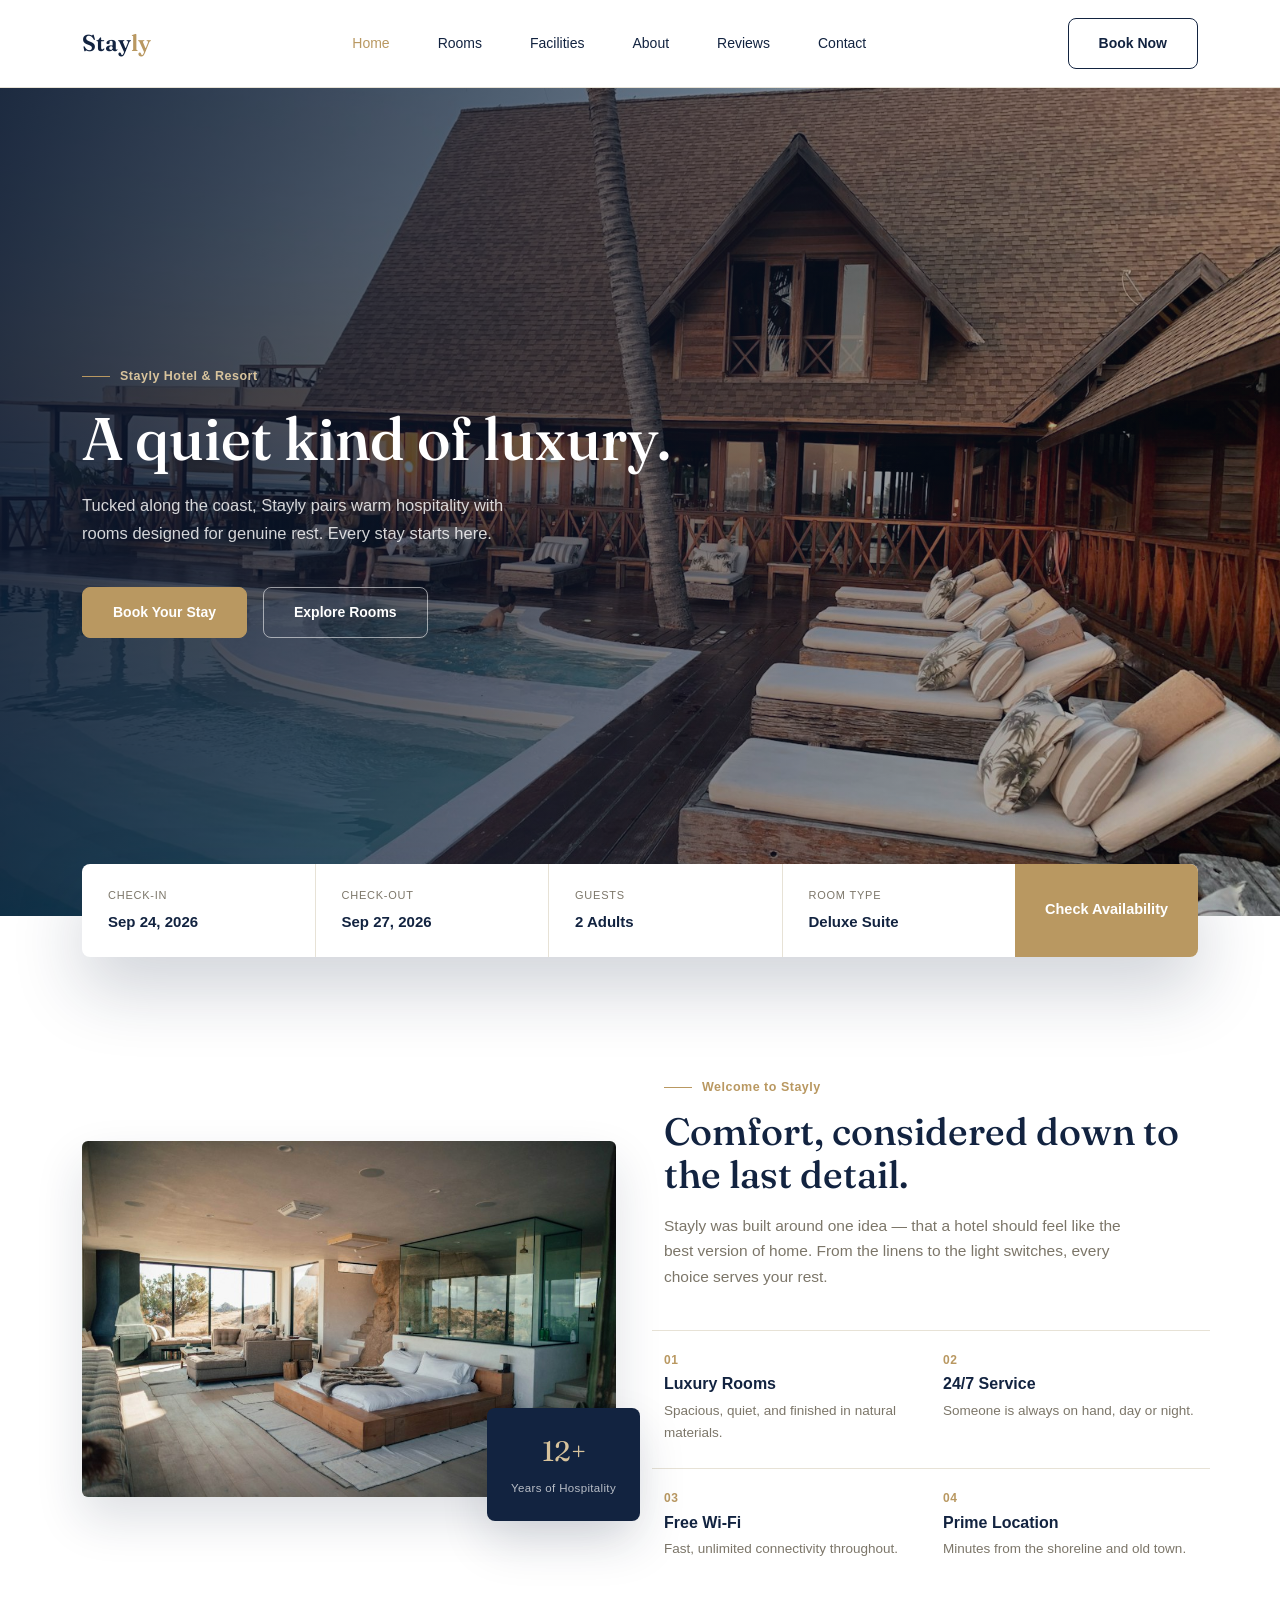
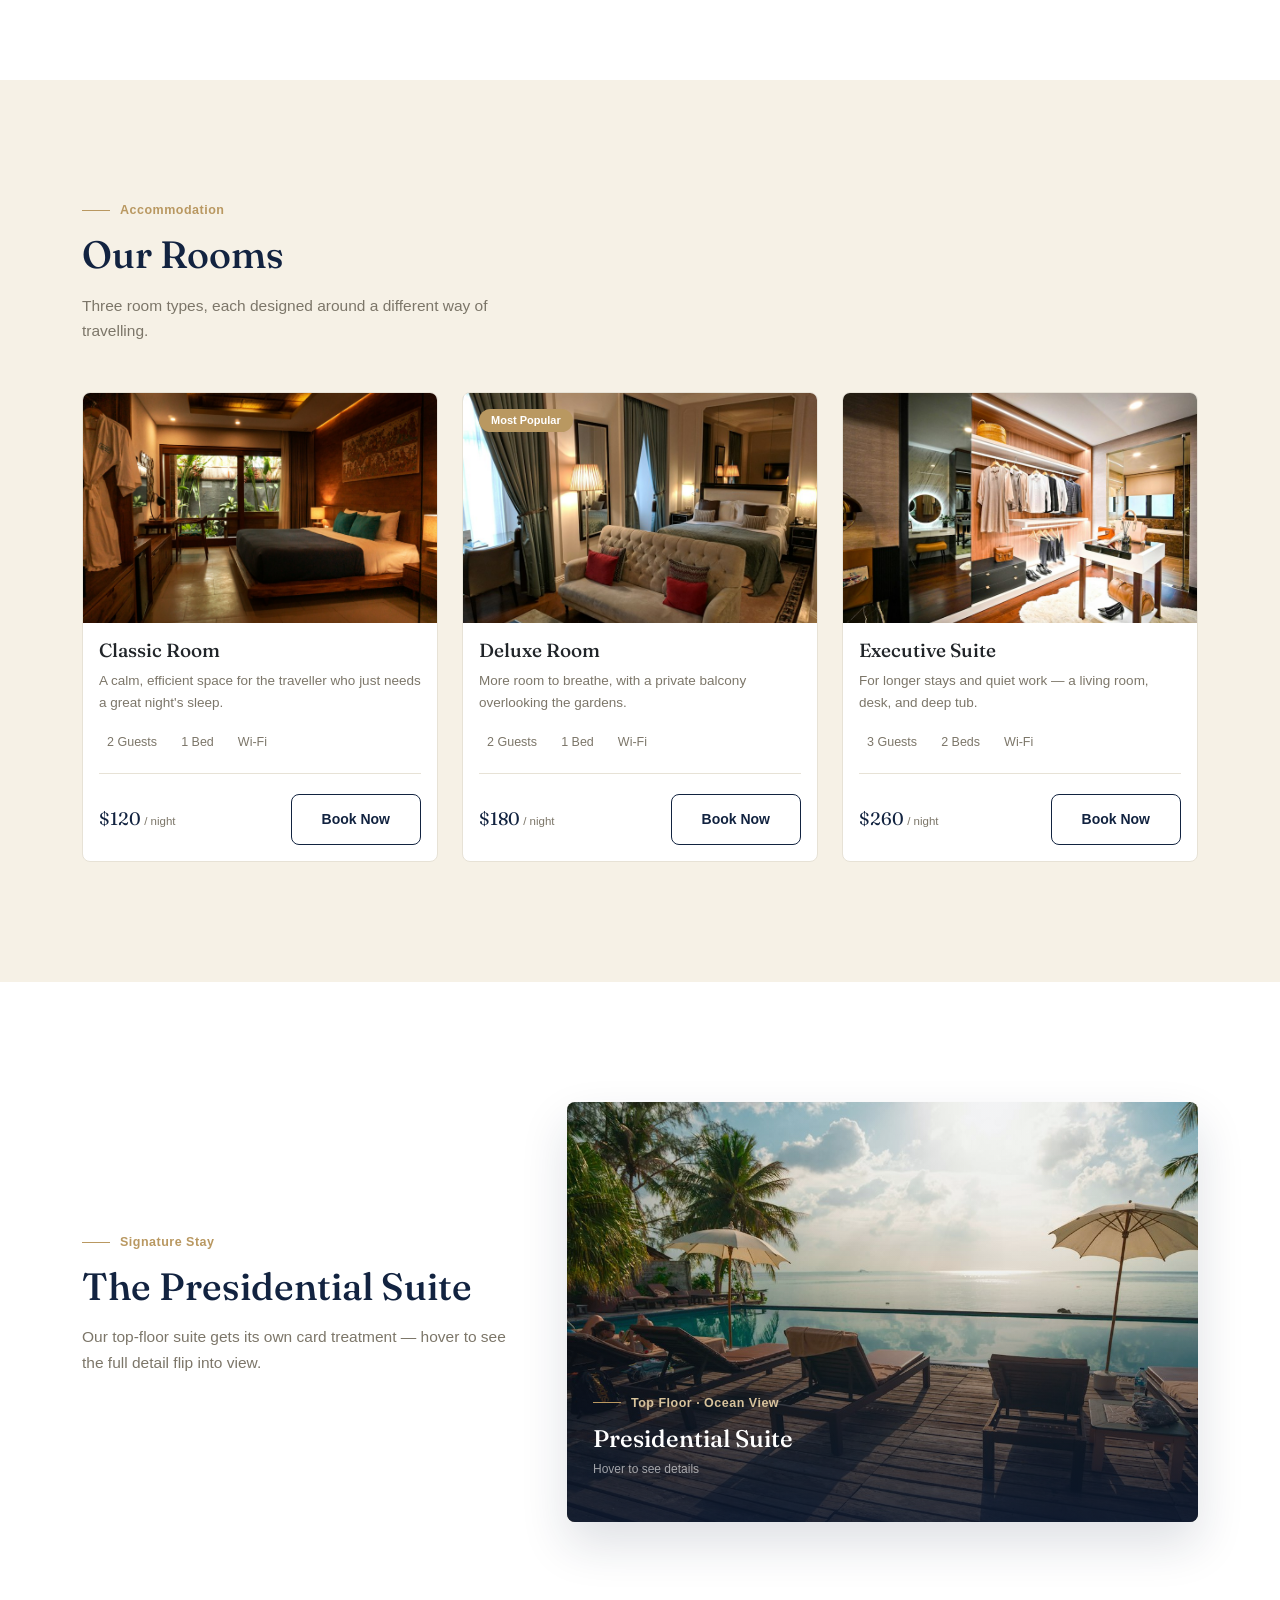
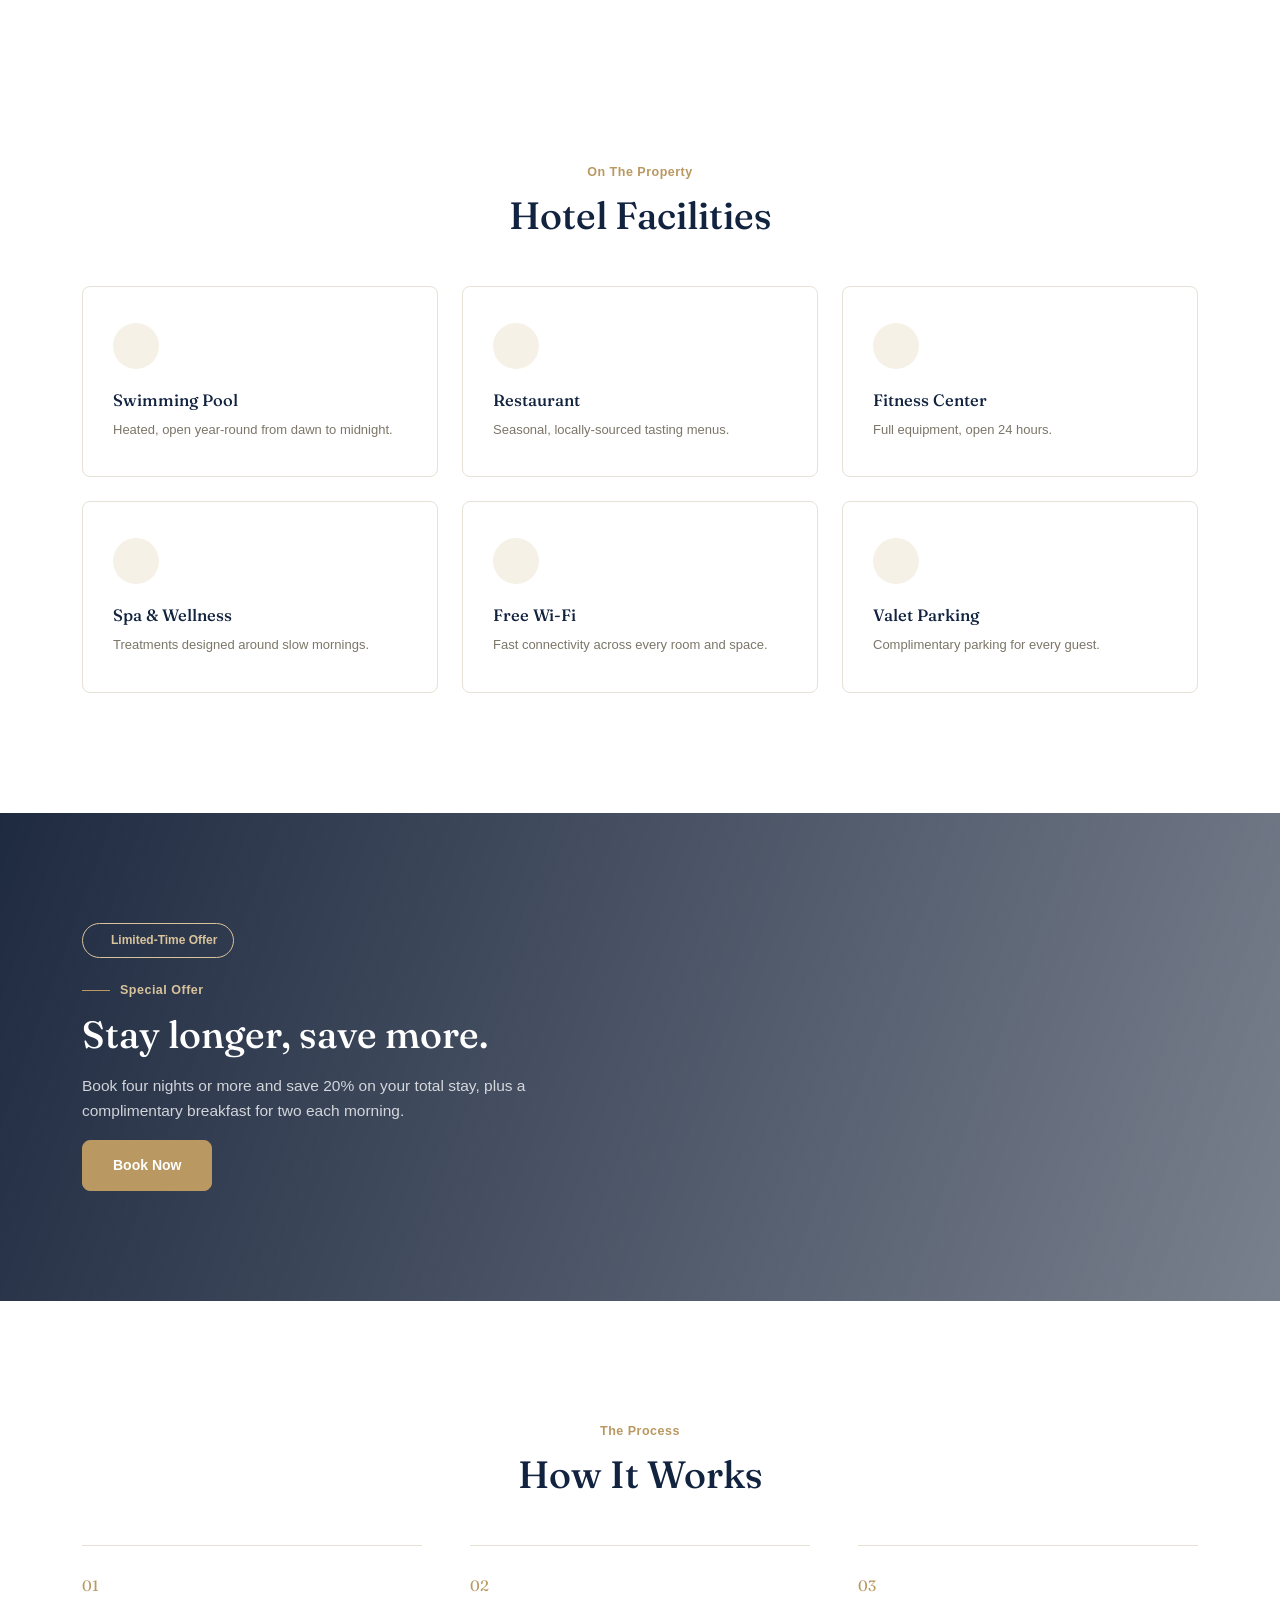
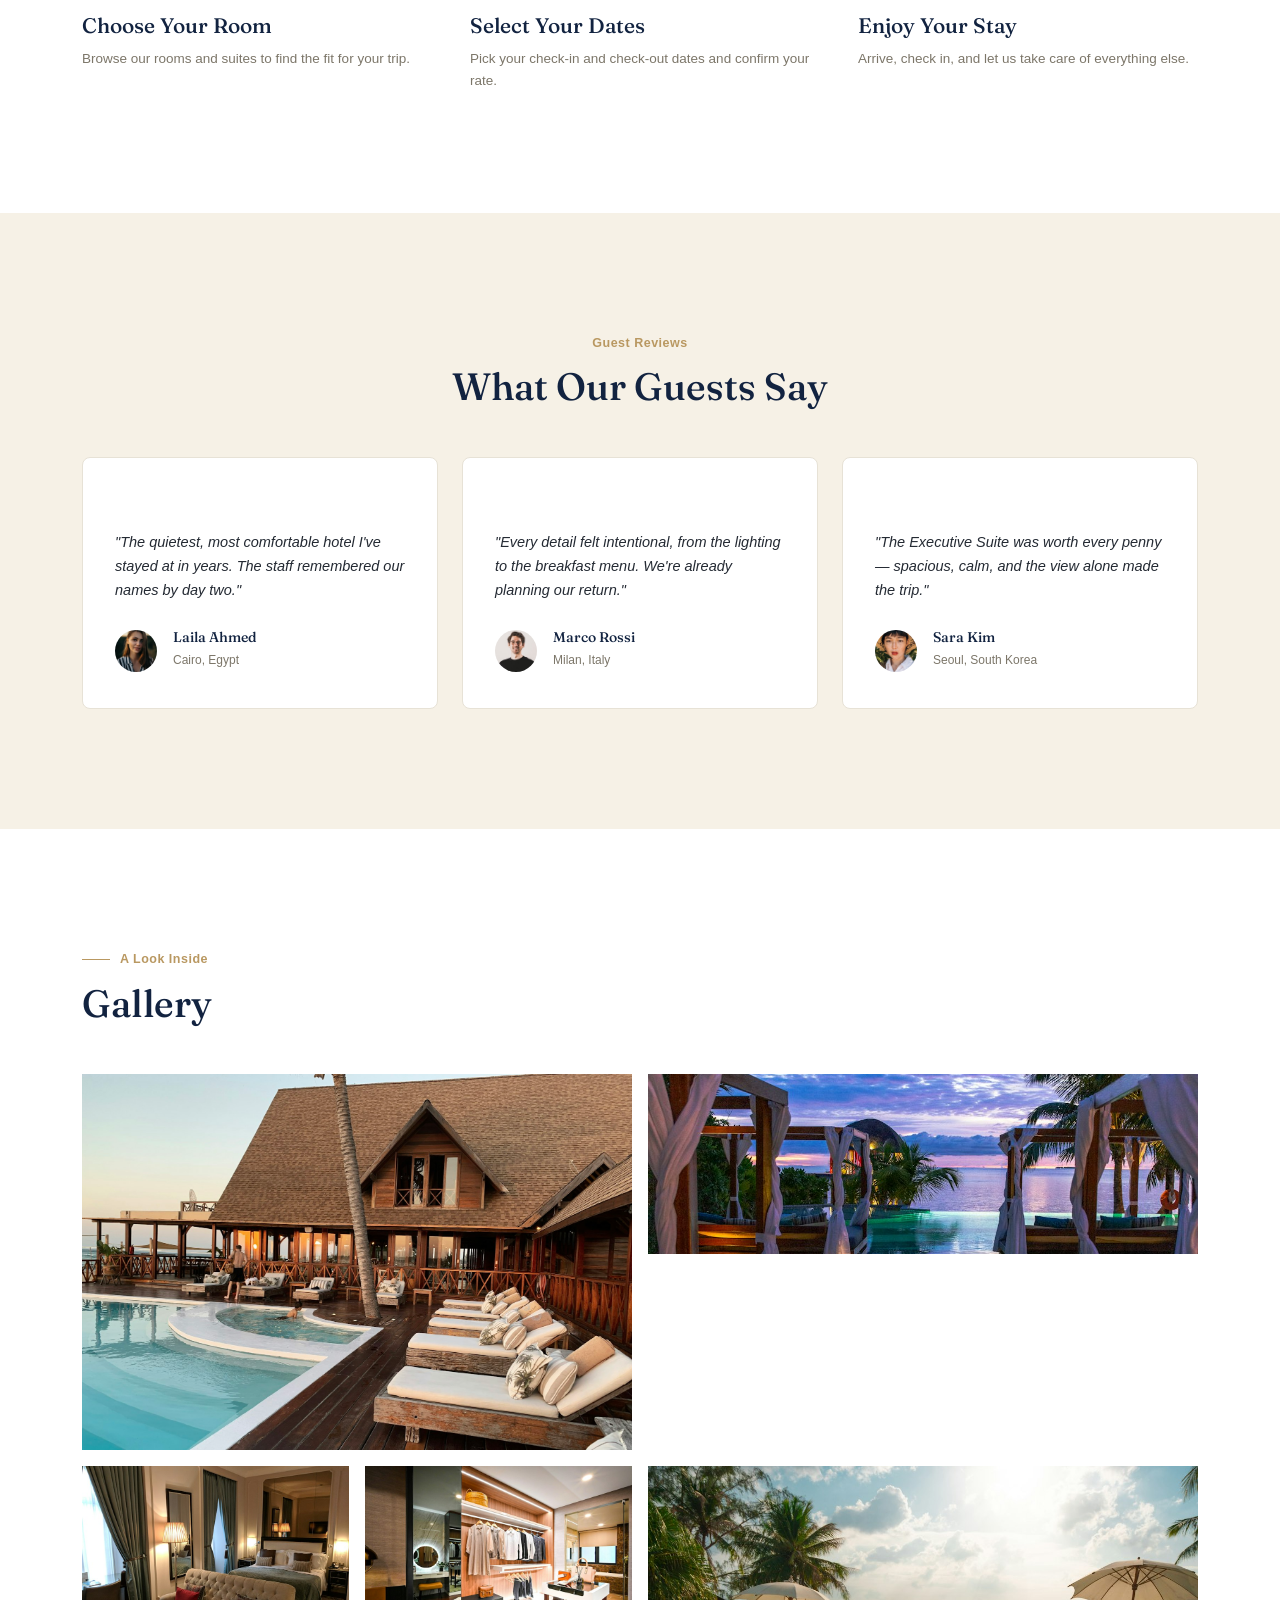
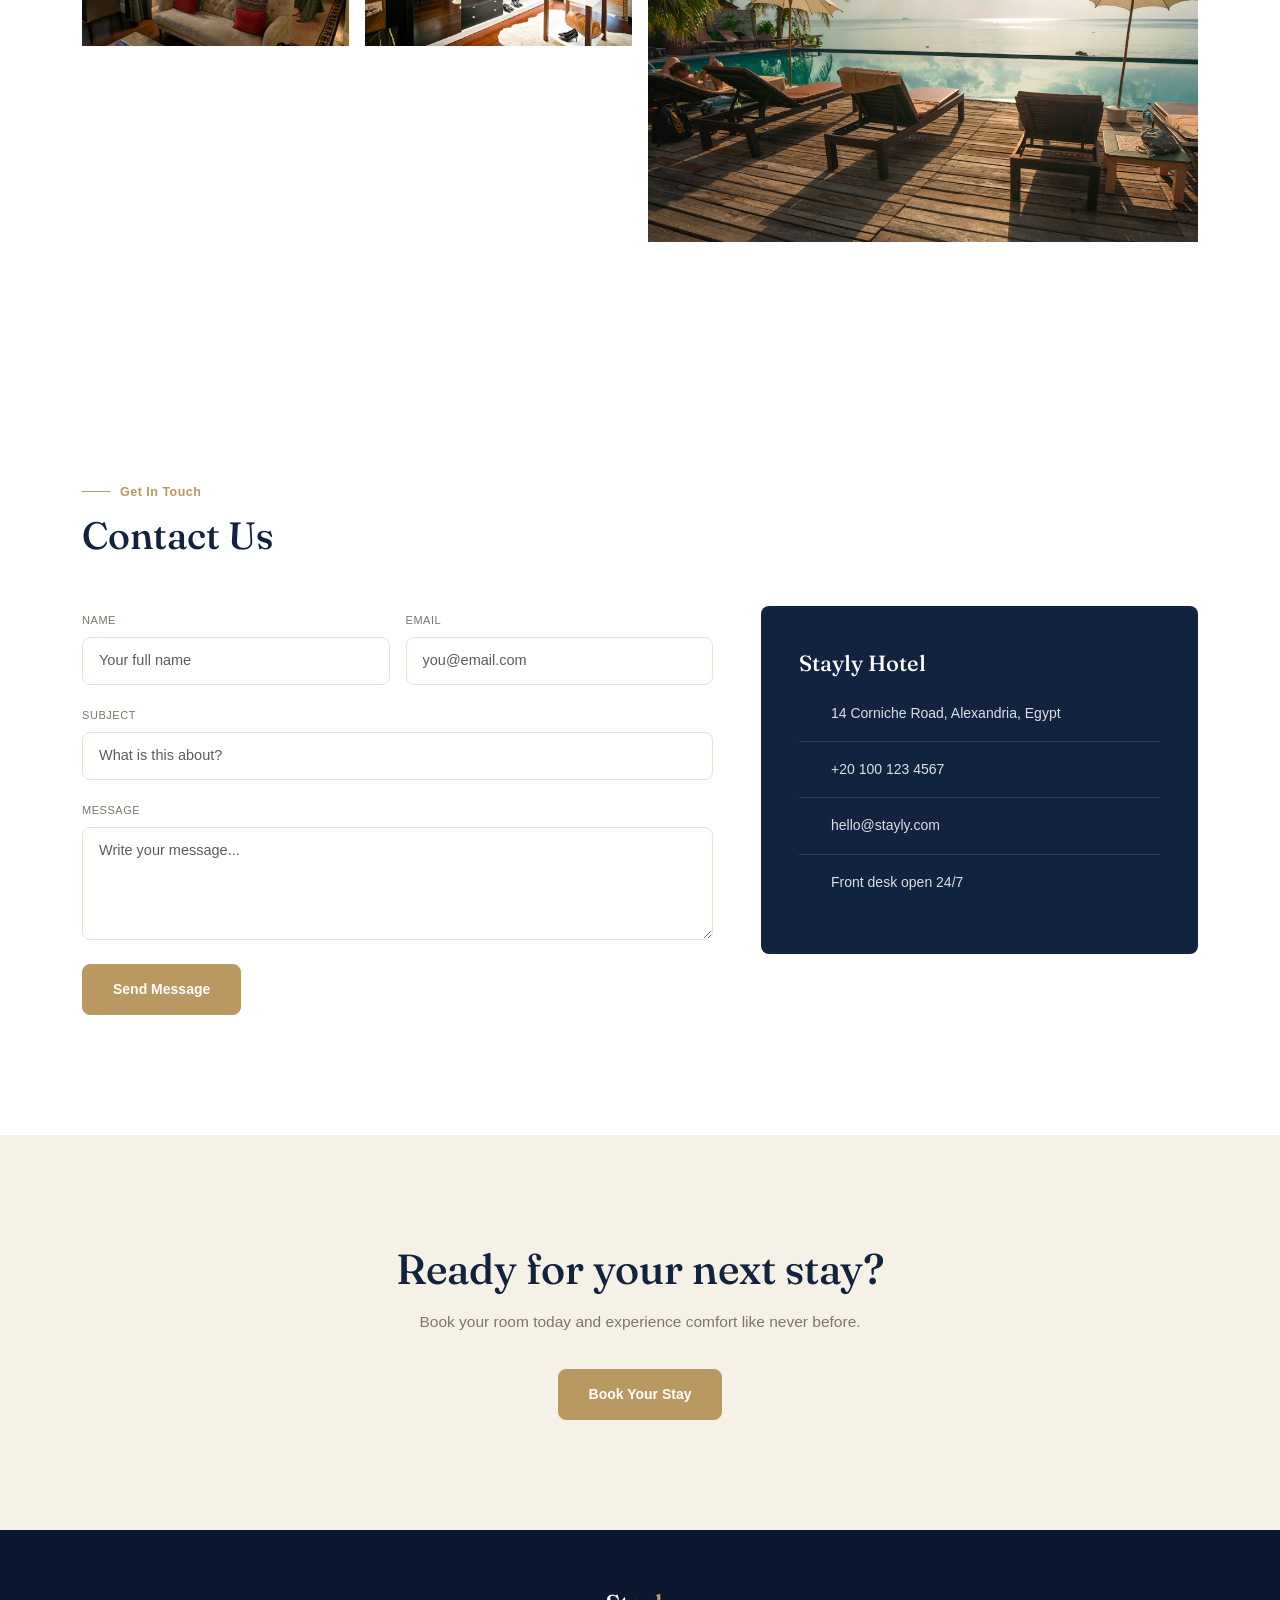
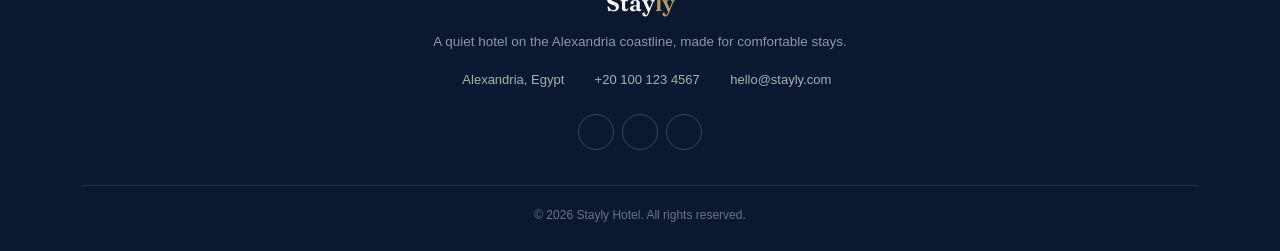
<file: index.html>
<!DOCTYPE html>
<html lang="en">
<head>
    <meta charset="UTF-8">
    <meta name="viewport" content="width=device-width, initial-scale=1.0">
    <meta http-equiv="refresh" content="0; url=./stayly/">
    <title>Stayly Hotel &amp; Resort</title>
</head>
<body>
    <p>Opening <a href="./stayly/">Stayly Hotel &amp; Resort</a>...</p>
</body>
</html>
</file>
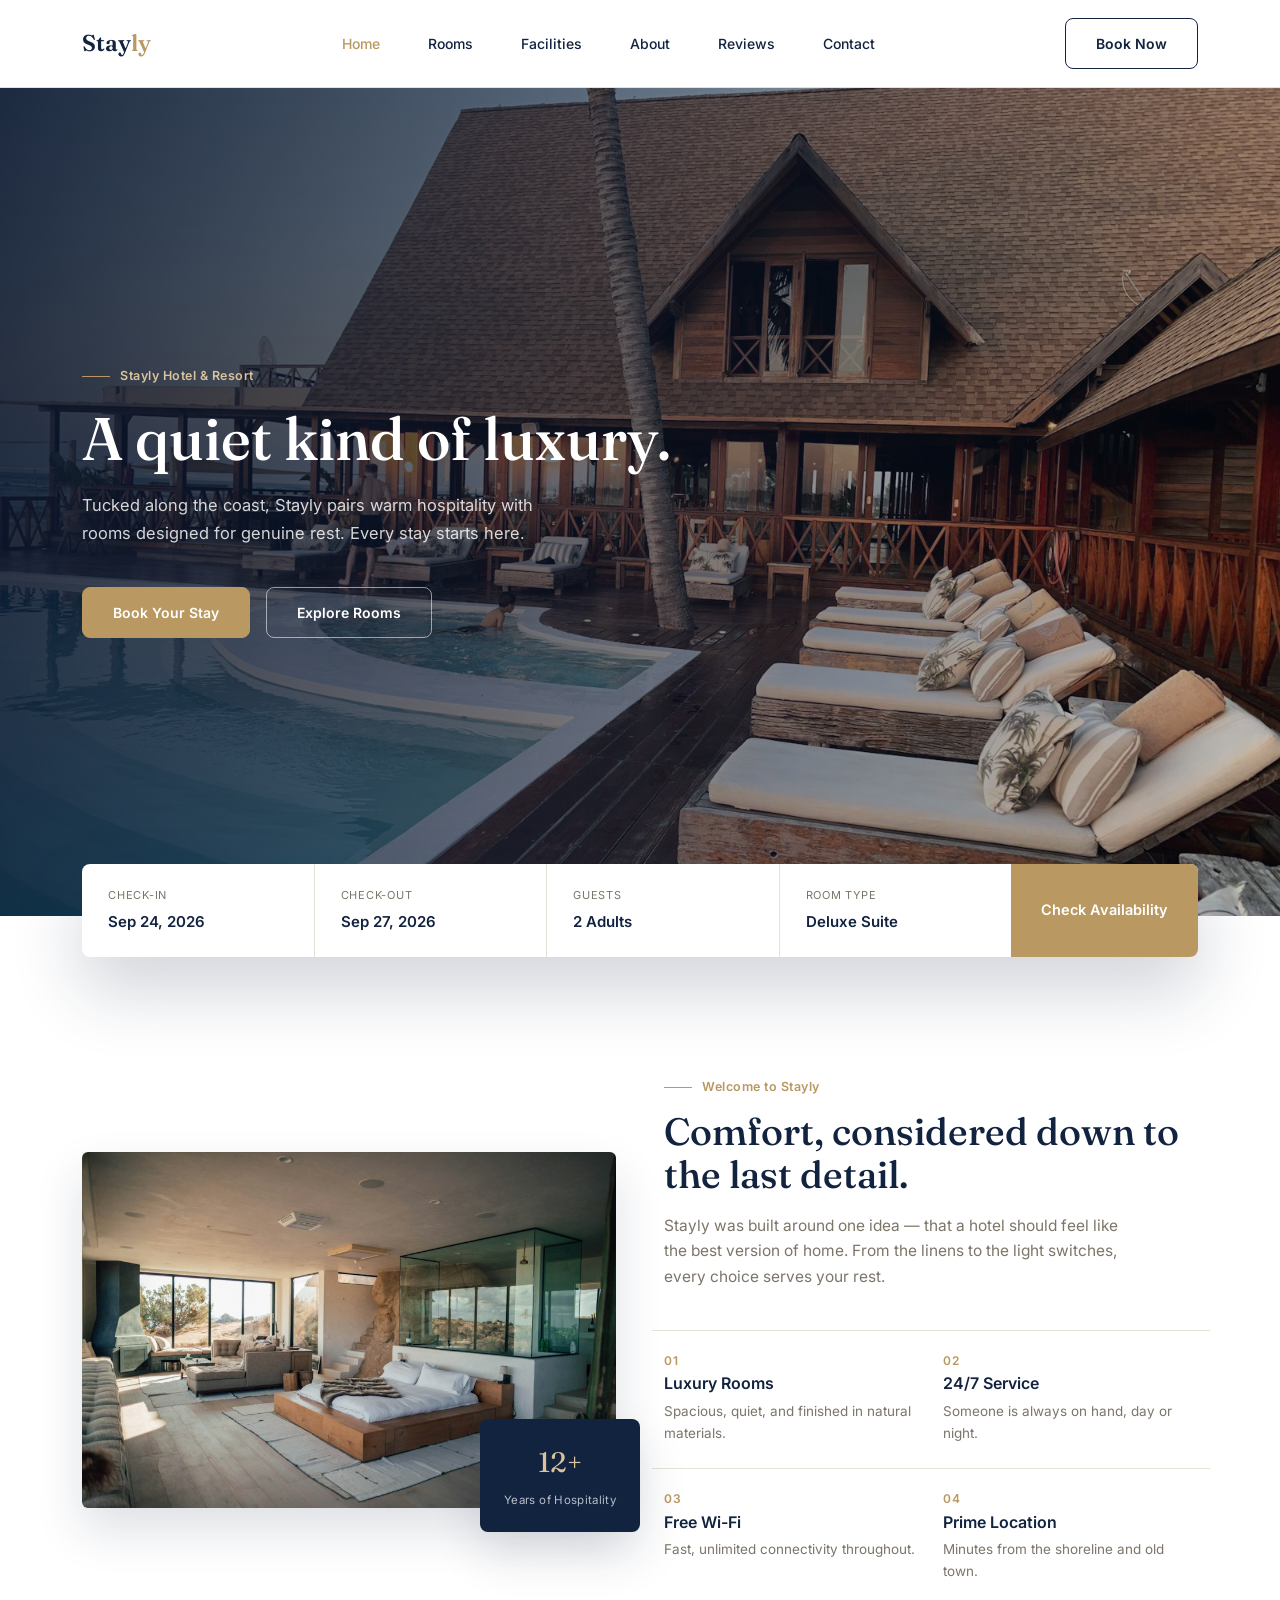
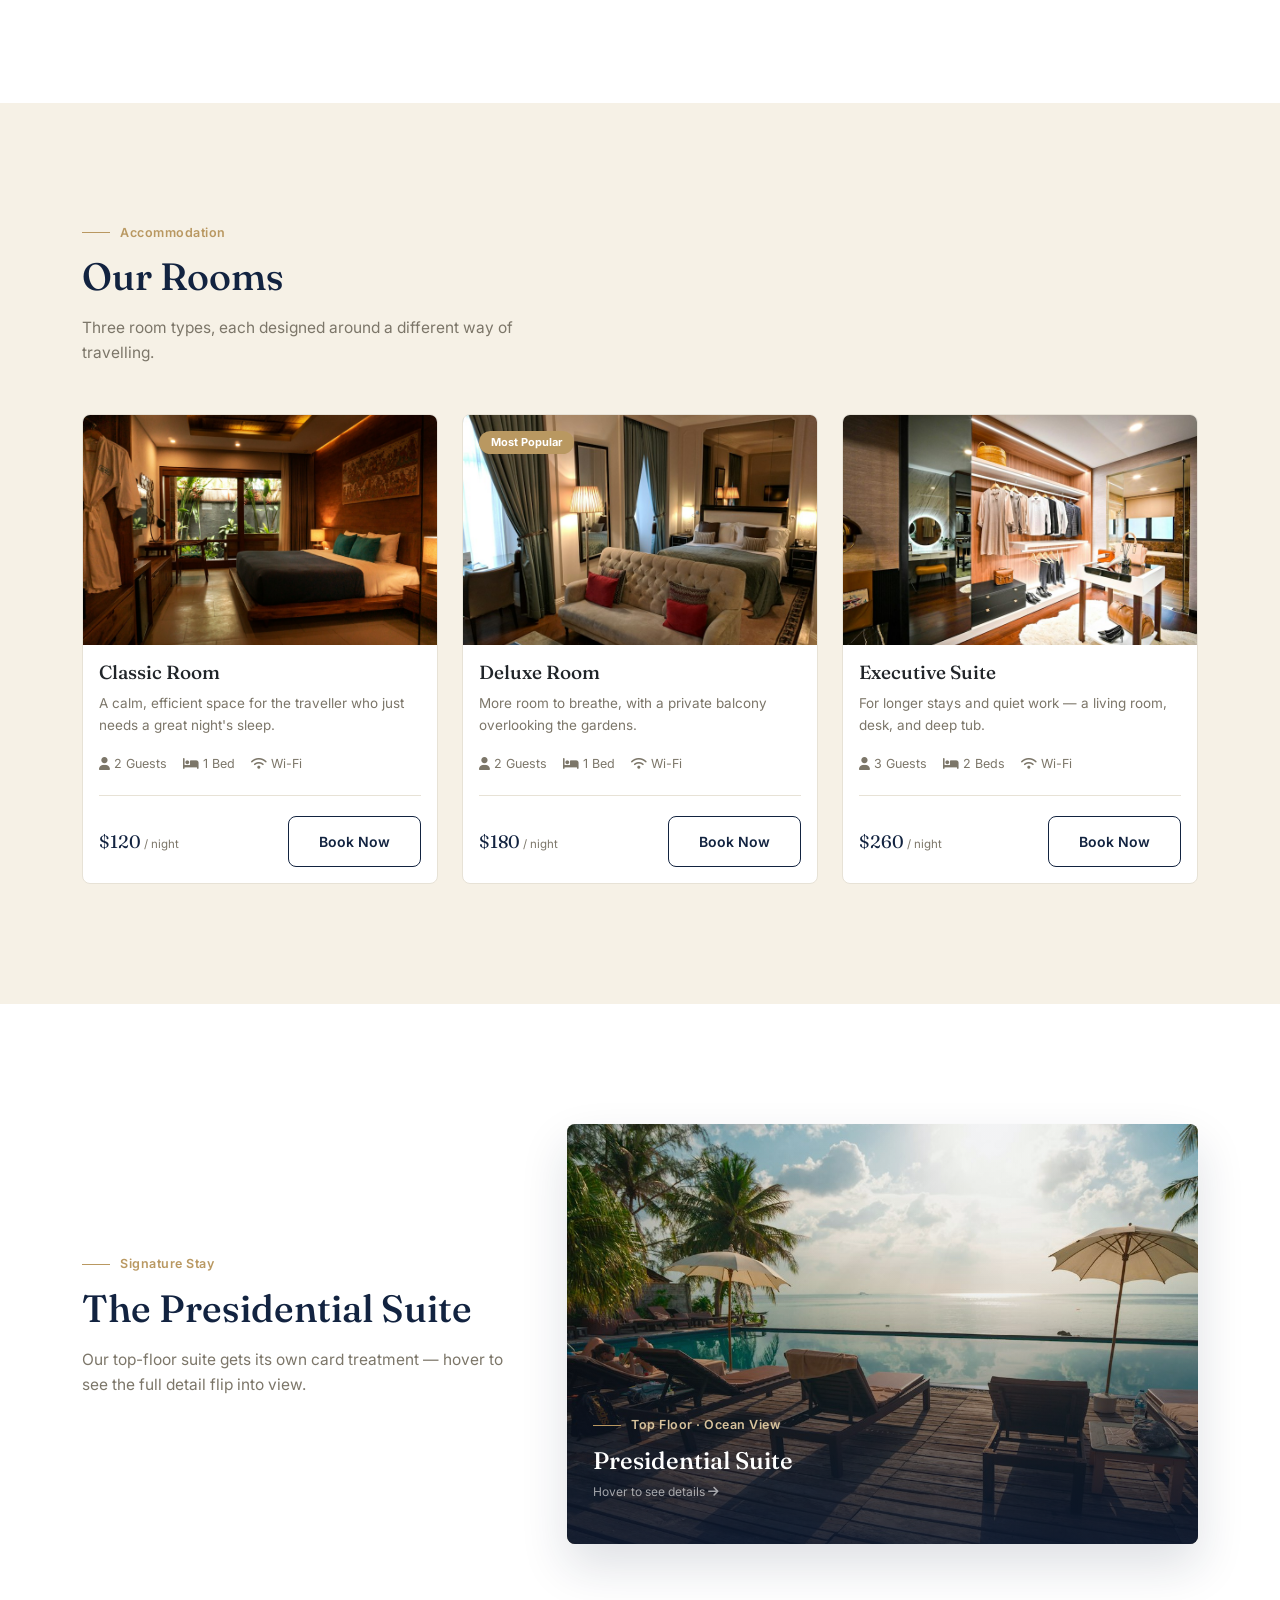
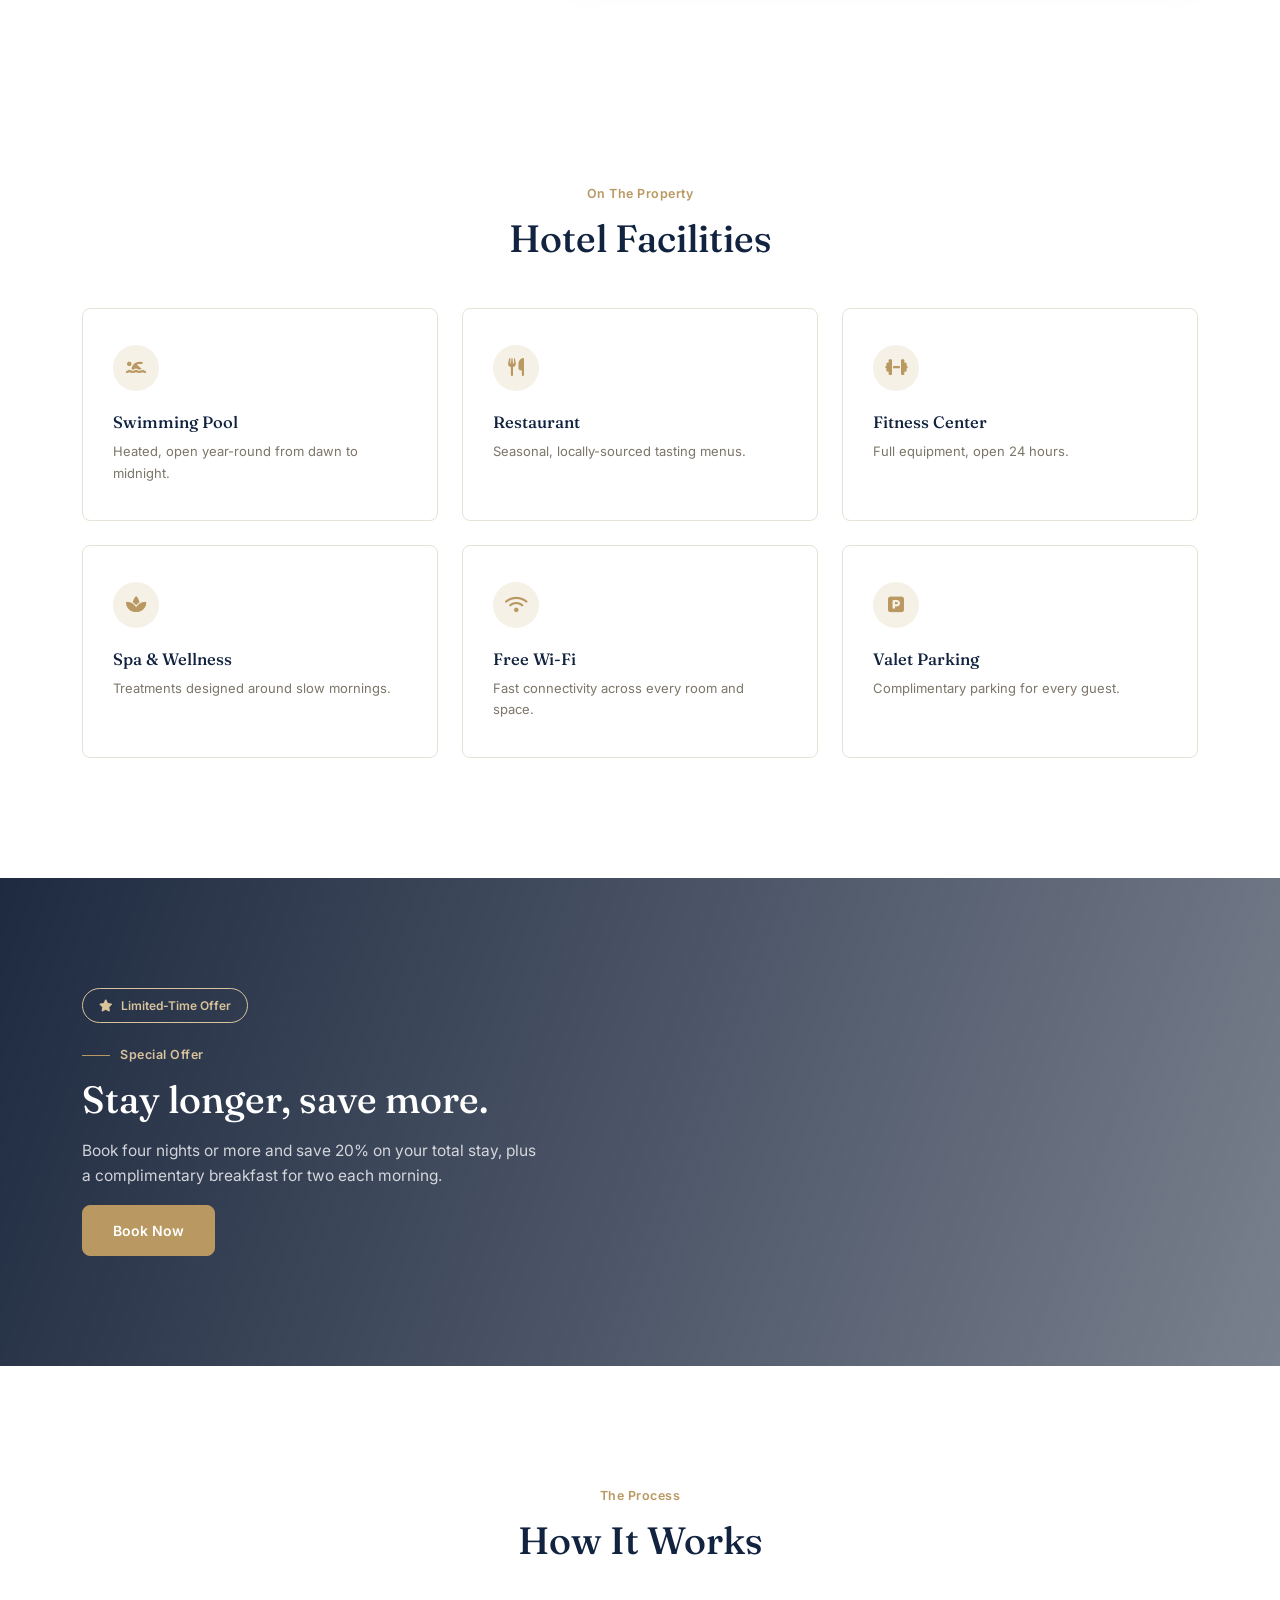
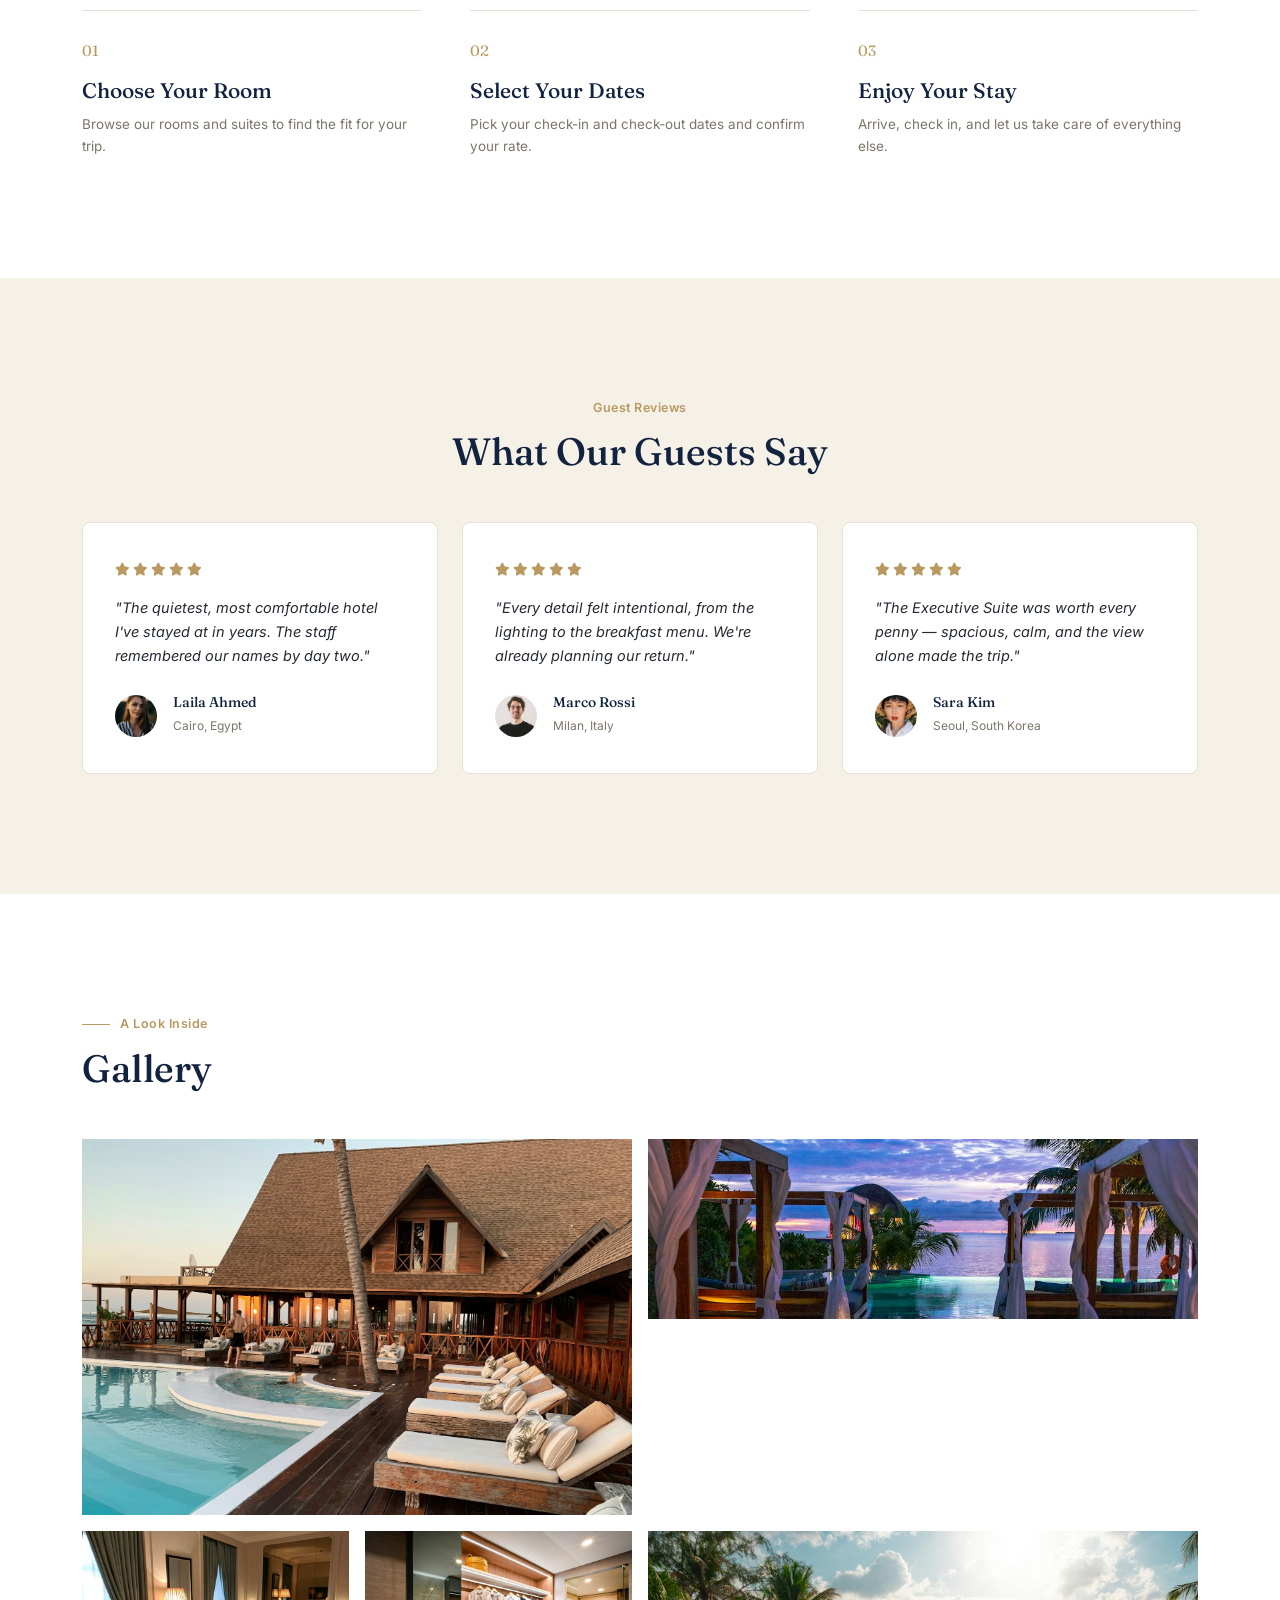
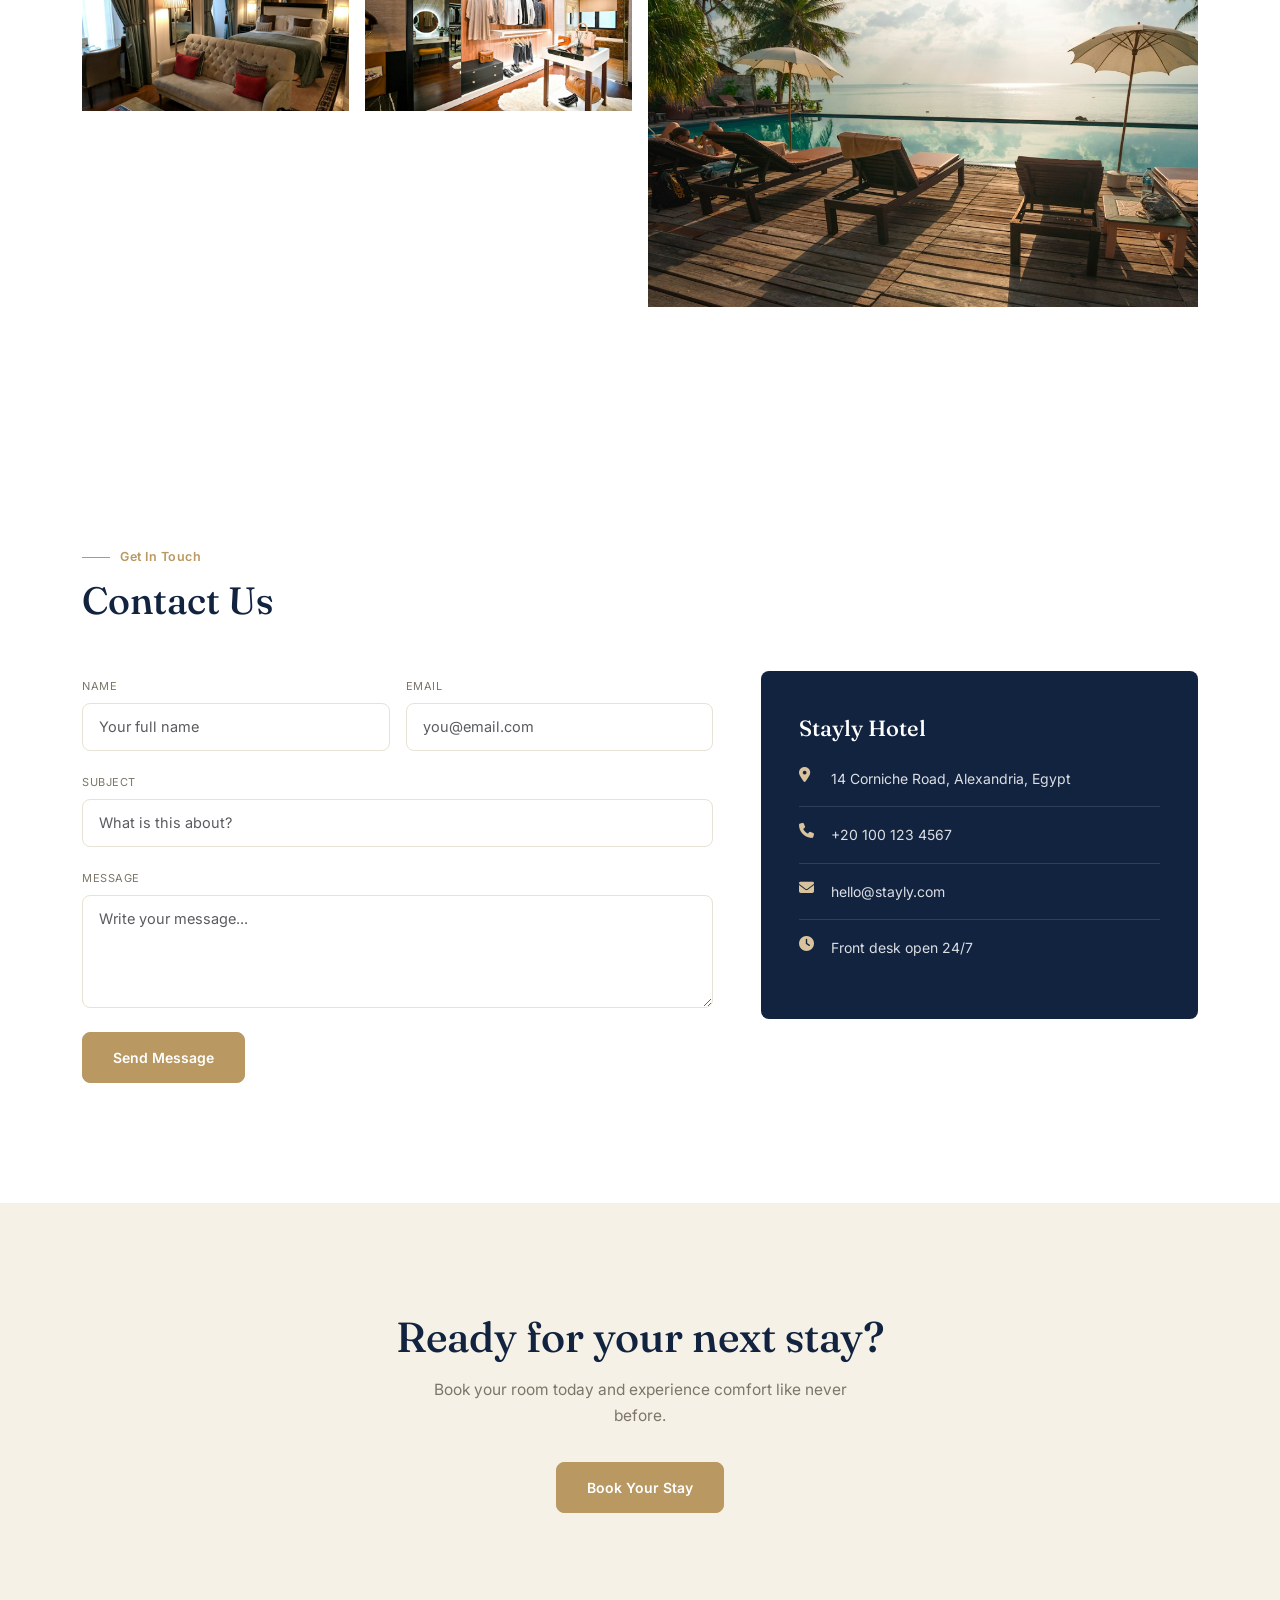
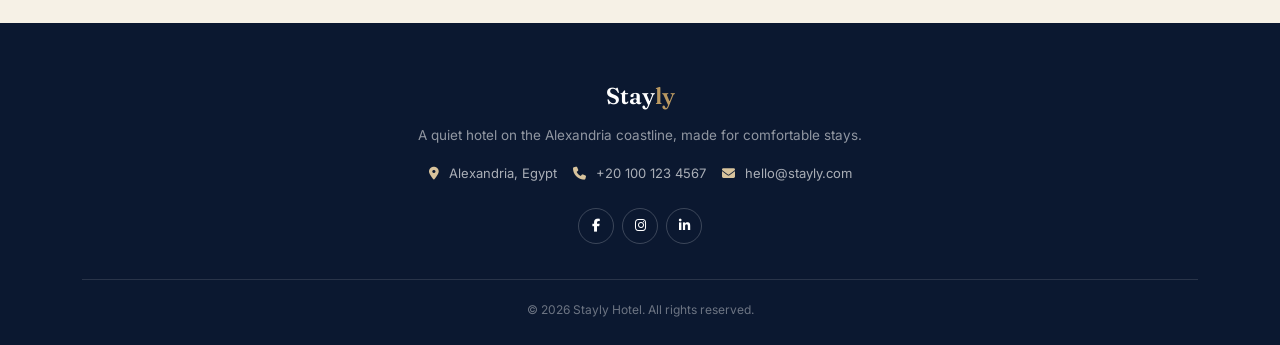
<file: practise/index.html>
<!DOCTYPE html>
<html lang="en">

<head>
    <meta charset="UTF-8">
    <meta name="viewport" content="width=device-width, initial-scale=1.0">
    <title>Stayly Hotel &amp; Resort</title>
    <link rel="stylesheet" href="https://cdnjs.cloudflare.com/ajax/libs/font-awesome/6.5.2/css/all.min.css">
    <link rel="stylesheet" href="./css/bootstrap.min.css">
    <link rel="preconnect" href="https://fonts.googleapis.com">
    <link href="https://fonts.googleapis.com/css2?family=Fraunces:opsz,wght@9..144,500,600&family=Inter:wght@400;500;600;700&display=swap" rel="stylesheet">
    <link rel="stylesheet" href="./css/style.css">
</head>

<body>

    <!-- NavBar -->
    <header id="navbar">
        <nav class="navbar navbar-expand-lg sticky-top">
            <div class="container">
                <a class="navbar-brand" href="#">Stay<span>ly</span></a>
                <button class="navbar-toggler" type="button" data-bs-toggle="collapse" data-bs-target="#navbarNav"
                    aria-controls="navbarNav" aria-expanded="false" aria-label="Toggle navigation">
                    <span class="navbar-toggler-icon"></span>
                </button>
                <div class="collapse navbar-collapse" id="navbarNav">
                    <ul class="navbar-nav mx-auto">
                        <li class="nav-item"><a class="nav-link active" href="#hero">Home</a></li>
                        <li class="nav-item"><a class="nav-link" href="#rooms">Rooms</a></li>
                        <li class="nav-item"><a class="nav-link" href="#facilities">Facilities</a></li>
                        <li class="nav-item"><a class="nav-link" href="#about">About</a></li>
                        <li class="nav-item"><a class="nav-link" href="#reviews">Reviews</a></li>
                        <li class="nav-item"><a class="nav-link" href="#contact">Contact</a></li>
                    </ul>
                    <a href="#booking" class="btn btn-navy ms-lg-3">Book Now</a>
                </div>
            </div>
        </nav>
    </header>

    <!-- Hero -->
    <section id="hero" class="hero d-flex align-items-center">
        <div class="container">
            <div class="row">
                <div class="col-lg-7">
                    <p class="tag gold-text">Stayly Hotel &amp; Resort</p>
                    <h1 class="hero-title">A quiet kind of luxury.</h1>
                    <p class="hero-text">Tucked along the coast, Stayly pairs warm hospitality with rooms designed
                        for genuine rest. Every stay starts here.</p>
                    <div class="d-flex flex-wrap gap-3">
                        <a href="#booking" class="btn btn-gold">Book Your Stay</a>
                        <a href="#rooms" class="btn btn-light">Explore Rooms</a>
                    </div>
                </div>
            </div>
        </div>
    </section>

    <!-- Quick Booking Bar -->
    <section id="booking" class="booking">
        <div class="container">
            <div class="booking-box row g-0">
                <div class="col-6 col-md booking-item">
                    <label>Check-in</label>
                    <div class="value">Sep 24, 2026</div>
                </div>
                <div class="col-6 col-md booking-item">
                    <label>Check-out</label>
                    <div class="value">Sep 27, 2026</div>
                </div>
                <div class="col-6 col-md booking-item">
                    <label>Guests</label>
                    <div class="value">2 Adults</div>
                </div>
                <div class="col-6 col-md booking-item">
                    <label>Room Type</label>
                    <div class="value">Deluxe Suite</div>
                </div>
                <div class="col-12 col-md-auto booking-btn d-flex align-items-center justify-content-center">
                    Check Availability
                </div>
            </div>
        </div>
    </section>

    <!-- About -->
    <section id="about" class="section">
        <div class="container">
            <div class="row align-items-center g-5">
                <div class="col-lg-6">
                    <div class="about-image">
                        <img src="./images/about-hotel.jpg" alt="Hotel interior" class="img-fluid rounded about-img">
                        <div class="about-badge">
                            <span class="num">12+</span>
                            <span class="label">Years of Hospitality</span>
                        </div>
                    </div>
                </div>
                <div class="col-lg-6">
                    <p class="tag">Welcome to Stayly</p>
                    <h2 class="title">Comfort, considered down to the last detail.</h2>
                    <p class="text">Stayly was built around one idea — that a hotel should feel like the
                        best version of home. From the linens to the light switches, every choice serves your rest.
                    </p>
                    <div class="row row-cols-2 g-4 mt-2">
                        <div class="col feature">
                            <p class="num">01</p>
                            <h4>Luxury Rooms</h4>
                            <p>Spacious, quiet, and finished in natural materials.</p>
                        </div>
                        <div class="col feature">
                            <p class="num">02</p>
                            <h4>24/7 Service</h4>
                            <p>Someone is always on hand, day or night.</p>
                        </div>
                        <div class="col feature">
                            <p class="num">03</p>
                            <h4>Free Wi-Fi</h4>
                            <p>Fast, unlimited connectivity throughout.</p>
                        </div>
                        <div class="col feature">
                            <p class="num">04</p>
                            <h4>Prime Location</h4>
                            <p>Minutes from the shoreline and old town.</p>
                        </div>
                    </div>
                </div>
            </div>
        </div>
    </section>

    <!-- Rooms -->
    <section id="rooms" class="section cream-bg">
        <div class="container">
            <div class="mb-5">
                <p class="tag">Accommodation</p>
                <h2 class="title">Our Rooms</h2>
                <p class="text">Three room types, each designed around a different way of travelling.</p>
            </div>
            <div class="row row-cols-1 row-cols-md-2 row-cols-lg-3 g-4">

                <div class="col">
                    <div class="card room h-100">
                        <div class="room-img">
                            <img src="./images/classic-room.jpg" class="card-img-top" alt="Classic Room">
                            <div class="overlay">
                                <span>Warm, minimal, and quiet — built for short stays.</span>
                            </div>
                        </div>
                        <div class="card-body">
                            <h3 class="card-title">Classic Room</h3>
                            <p class="card-text">A calm, efficient space for the traveller who just needs a great
                                night's sleep.</p>
                            <div class="room-info">
                                <span><i class="fa-solid fa-user"></i> 2 Guests</span>
                                <span><i class="fa-solid fa-bed"></i> 1 Bed</span>
                                <span><i class="fa-solid fa-wifi"></i> Wi-Fi</span>
                            </div>
                            <div class="room-bottom d-flex justify-content-between align-items-center">
                                <div class="price">$120<small> / night</small></div>
                                <a href="#" class="btn btn-navy btn-sm">Book Now</a>
                            </div>
                        </div>
                    </div>
                </div>

                <div class="col">
                    <div class="card room h-100">
                        <span class="badge room-badge">Most Popular</span>
                        <div class="room-img">
                            <img src="./images/deluxe-room.jpg" class="card-img-top" alt="Deluxe Room">
                            <div class="overlay">
                                <span>Extra space, a reading nook, and city views.</span>
                            </div>
                        </div>
                        <div class="card-body">
                            <h3 class="card-title">Deluxe Room</h3>
                            <p class="card-text">More room to breathe, with a private balcony overlooking the
                                gardens.</p>
                            <div class="room-info">
                                <span><i class="fa-solid fa-user"></i> 2 Guests</span>
                                <span><i class="fa-solid fa-bed"></i> 1 Bed</span>
                                <span><i class="fa-solid fa-wifi"></i> Wi-Fi</span>
                            </div>
                            <div class="room-bottom d-flex justify-content-between align-items-center">
                                <div class="price">$180<small> / night</small></div>
                                <a href="#" class="btn btn-navy btn-sm">Book Now</a>
                            </div>
                        </div>
                    </div>
                </div>

                <div class="col">
                    <div class="card room h-100">
                        <div class="room-img">
                            <img src="./images/executive-suite.jpg" class="card-img-top" alt="Executive Suite">
                            <div class="overlay">
                                <span>A separate living area and marble bath.</span>
                            </div>
                        </div>
                        <div class="card-body">
                            <h3 class="card-title">Executive Suite</h3>
                            <p class="card-text">For longer stays and quiet work — a living room, desk, and deep
                                tub.</p>
                            <div class="room-info">
                                <span><i class="fa-solid fa-user"></i> 3 Guests</span>
                                <span><i class="fa-solid fa-bed"></i> 2 Beds</span>
                                <span><i class="fa-solid fa-wifi"></i> Wi-Fi</span>
                            </div>
                            <div class="room-bottom d-flex justify-content-between align-items-center">
                                <div class="price">$260<small> / night</small></div>
                                <a href="#" class="btn btn-navy btn-sm">Book Now</a>
                            </div>
                        </div>
                    </div>
                </div>

            </div>
        </div>
    </section>

    <!-- Signature Suite Flip Card -->
    <section class="section">
        <div class="container">
            <div class="row align-items-center g-5">
                <div class="col-lg-5">
                    <p class="tag">Signature Stay</p>
                    <h2 class="title">The Presidential Suite</h2>
                    <p class="text">Our top-floor suite gets its own card treatment — hover to see the
                        full detail flip into view.</p>
                </div>
                <div class="col-lg-7">
                    <div class="flip">
                        <div class="flip-card">
                            <div class="flip-face flip-front">
                                <img src="./images/presidential-suite.jpg" alt="Presidential Suite">
                                <div class="flip-info">
                                    <p class="tag gold-text">Top Floor &middot; Ocean View</p>
                                    <h3>Presidential Suite</h3>
                                    <p class="hint">Hover to see details <i class="fa-solid fa-arrow-right"></i></p>
                                </div>
                            </div>
                            <div class="flip-face flip-back">
                                <div>
                                    <h3>Presidential Suite</h3>
                                    <div class="stars">
                                        <i class="fa-solid fa-star"></i><i class="fa-solid fa-star"></i><i
                                            class="fa-solid fa-star"></i><i class="fa-solid fa-star"></i><i
                                            class="fa-solid fa-star"></i>
                                    </div>
                                    <p>Our largest suite, with a private terrace, dedicated butler service, and
                                        uninterrupted ocean views.</p>
                                    <div class="flip-features">
                                        <span class="badge">4 Guests</span>
                                        <span class="badge">2 Beds</span>
                                        <span class="badge">Terrace</span>
                                        <span class="badge">Butler Service</span>
                                    </div>
                                </div>
                                <div class="d-flex justify-content-between align-items-center">
                                    <div class="price">$420<small> / night</small></div>
                                    <a href="#" class="btn btn-gold btn-sm">Book Now</a>
                                </div>
                            </div>
                        </div>
                    </div>
                </div>
            </div>
        </div>
    </section>

    <!-- Facilities -->
    <section id="facilities" class="section">
        <div class="container">
            <div class="text-center mx-auto mb-5">
                <p class="tag justify-content-center">On The Property</p>
                <h2 class="title">Hotel Facilities</h2>
            </div>
            <div class="row row-cols-1 row-cols-md-2 row-cols-lg-3 g-4">
                <div class="col">
                    <div class="facility">
                        <div class="facility-icon"><i class="fa-solid fa-person-swimming"></i></div>
                        <h4>Swimming Pool</h4>
                        <p>Heated, open year-round from dawn to midnight.</p>
                    </div>
                </div>
                <div class="col">
                    <div class="facility">
                        <div class="facility-icon"><i class="fa-solid fa-utensils"></i></div>
                        <h4>Restaurant</h4>
                        <p>Seasonal, locally-sourced tasting menus.</p>
                    </div>
                </div>
                <div class="col">
                    <div class="facility">
                        <div class="facility-icon"><i class="fa-solid fa-dumbbell"></i></div>
                        <h4>Fitness Center</h4>
                        <p>Full equipment, open 24 hours.</p>
                    </div>
                </div>
                <div class="col">
                    <div class="facility">
                        <div class="facility-icon"><i class="fa-solid fa-spa"></i></div>
                        <h4>Spa &amp; Wellness</h4>
                        <p>Treatments designed around slow mornings.</p>
                    </div>
                </div>
                <div class="col">
                    <div class="facility">
                        <div class="facility-icon"><i class="fa-solid fa-wifi"></i></div>
                        <h4>Free Wi-Fi</h4>
                        <p>Fast connectivity across every room and space.</p>
                    </div>
                </div>
                <div class="col">
                    <div class="facility">
                        <div class="facility-icon"><i class="fa-solid fa-square-parking"></i></div>
                        <h4>Valet Parking</h4>
                        <p>Complimentary parking for every guest.</p>
                    </div>
                </div>
            </div>
        </div>
    </section>

    <!-- Offer -->
    <section class="offer">
        <div class="container">
            <div class="row">
                <div class="col-lg-6">
                    <span class="offer-badge"><i class="fa-solid fa-star"></i> Limited-Time Offer</span>
                    <p class="tag gold-text">Special Offer</p>
                    <h2 class="title text-white">Stay longer, save more.</h2>
                    <p class="text muted-text">Book four nights or more and save 20% on your total
                        stay, plus a complimentary breakfast for two each morning.</p>
                    <a href="#booking" class="btn btn-gold">Book Now</a>
                </div>
            </div>
        </div>
    </section>

    <!-- How It Works -->
    <section class="section">
        <div class="container">
            <div class="text-center mx-auto mb-5">
                <p class="tag justify-content-center">The Process</p>
                <h2 class="title">How It Works</h2>
            </div>
            <div class="row row-cols-1 row-cols-md-3 g-5">
                <div class="col">
                    <div class="step">
                        <p class="num">01</p>
                        <h3>Choose Your Room</h3>
                        <p>Browse our rooms and suites to find the fit for your trip.</p>
                    </div>
                </div>
                <div class="col">
                    <div class="step">
                        <p class="num">02</p>
                        <h3>Select Your Dates</h3>
                        <p>Pick your check-in and check-out dates and confirm your rate.</p>
                    </div>
                </div>
                <div class="col">
                    <div class="step">
                        <p class="num">03</p>
                        <h3>Enjoy Your Stay</h3>
                        <p>Arrive, check in, and let us take care of everything else.</p>
                    </div>
                </div>
            </div>
        </div>
    </section>

    <!-- Reviews -->
    <section id="reviews" class="section cream-bg">
        <div class="container">
            <div class="text-center mx-auto mb-5">
                <p class="tag justify-content-center">Guest Reviews</p>
                <h2 class="title">What Our Guests Say</h2>
            </div>
            <div class="row row-cols-1 row-cols-md-3 g-4">
                <div class="col">
                    <div class="review">
                        <div class="stars"><i class="fa-solid fa-star"></i><i class="fa-solid fa-star"></i><i
                                class="fa-solid fa-star"></i><i class="fa-solid fa-star"></i><i
                                class="fa-solid fa-star"></i></div>
                        <p>"The quietest, most comfortable hotel I've stayed at in years. The staff remembered our
                            names by day two."</p>
                        <div class="d-flex align-items-center gap-3">
                            <img src="./images/laila-ahmed.jpg" class="avatar" alt="">
                            <div>
                                <h5>Laila Ahmed</h5>
                                <span>Cairo, Egypt</span>
                            </div>
                        </div>
                    </div>
                </div>
                <div class="col">
                    <div class="review">
                        <div class="stars"><i class="fa-solid fa-star"></i><i class="fa-solid fa-star"></i><i
                                class="fa-solid fa-star"></i><i class="fa-solid fa-star"></i><i
                                class="fa-solid fa-star"></i></div>
                        <p>"Every detail felt intentional, from the lighting to the breakfast menu. We're already
                            planning our return."</p>
                        <div class="d-flex align-items-center gap-3">
                            <img src="./images/marco-rossi.jpg" class="avatar" alt="">
                            <div>
                                <h5>Marco Rossi</h5>
                                <span>Milan, Italy</span>
                            </div>
                        </div>
                    </div>
                </div>
                <div class="col">
                    <div class="review">
                        <div class="stars"><i class="fa-solid fa-star"></i><i class="fa-solid fa-star"></i><i
                                class="fa-solid fa-star"></i><i class="fa-solid fa-star"></i><i
                                class="fa-solid fa-star"></i></div>
                        <p>"The Executive Suite was worth every penny — spacious, calm, and the view alone made the
                            trip."</p>
                        <div class="d-flex align-items-center gap-3">
                            <img src="./images/sara-kim.jpg" class="avatar" alt="">
                            <div>
                                <h5>Sara Kim</h5>
                                <span>Seoul, South Korea</span>
                            </div>
                        </div>
                    </div>
                </div>
            </div>
        </div>
    </section>

    <!-- Gallery -->
    <section id="gallery" class="section">
        <div class="container">
            <div class="mb-5">
                <p class="tag">A Look Inside</p>
                <h2 class="title">Gallery</h2>
            </div>
            <div class="row g-3 gallery">
                <div class="col-6 col-lg-6 gallery-item g1">
                    <img src="./images/hotel-exterior.jpg" alt="">
                </div>
                <div class="col-6 col-lg-6 gallery-item g2">
                    <img src="./images/pool.jpg" alt="">
                </div>
                <div class="col-6 col-lg-3 gallery-item g3">
                    <img src="./images/deluxe-room.jpg" alt="">
                </div>
                <div class="col-6 col-lg-3 gallery-item g4">
                    <img src="./images/executive-suite.jpg" alt="">
                </div>
                <div class="col-12 col-lg-6 gallery-item g5">
                    <img src="./images/presidential-suite.jpg" alt="">
                </div>
            </div>
        </div>
    </section>

    <!-- Contact Us -->
    <section id="contact" class="section">
        <div class="container">
            <div class="mb-5">
                <p class="tag">Get In Touch</p>
                <h2 class="title">Contact Us</h2>
            </div>
            <div class="row g-5">
                <div class="col-lg-7">
                    <form>
                        <div class="row g-3 mb-3">
                            <div class="col-md-6">
                                <label class="form-label">Name</label>
                                <input type="text" class="form-control" placeholder="Your full name">
                            </div>
                            <div class="col-md-6">
                                <label class="form-label">Email</label>
                                <input type="email" class="form-control" placeholder="you@email.com">
                            </div>
                        </div>
                        <div class="mb-3">
                            <label class="form-label">Subject</label>
                            <input type="text" class="form-control" placeholder="What is this about?">
                        </div>
                        <div class="mb-4">
                            <label class="form-label">Message</label>
                            <textarea class="form-control" rows="4" placeholder="Write your message..."></textarea>
                        </div>
                        <button type="submit" class="btn btn-gold">Send Message</button>
                    </form>
                </div>
                <div class="col-lg-5">
                    <div class="contact-box">
                        <h3>Stayly Hotel</h3>
                        <div class="contact-item"><i class="fa-solid fa-location-dot"></i><span>14 Corniche Road,
                                Alexandria, Egypt</span></div>
                        <div class="contact-item"><i class="fa-solid fa-phone"></i><span>+20 100 123 4567</span></div>
                        <div class="contact-item"><i class="fa-solid fa-envelope"></i><span>hello@stayly.com</span>
                        </div>
                        <div class="contact-item"><i class="fa-solid fa-clock"></i><span>Front desk open 24/7</span>
                        </div>
                    </div>
                </div>
            </div>
        </div>
    </section>

    <!-- Final CTA -->
    <section class="cta text-center">
        <div class="container">
            <h2 class="title">Ready for your next stay?</h2>
            <p class="text mx-auto">Book your room today and experience comfort like never before.</p>
            <a href="#booking" class="btn btn-gold">Book Your Stay</a>
        </div>
    </section>

    <!-- Footer -->
    <footer>
        <div class="container text-center">
            <div class="navbar-brand mb-2">Stay<span>ly</span></div>
            <p class="footer-text mx-auto">A quiet hotel on the Alexandria coastline, made for comfortable stays.</p>

            <div class="footer-info d-flex justify-content-center flex-wrap gap-3 mt-3">
                <span><i class="fa-solid fa-location-dot"></i> Alexandria, Egypt</span>
                <span><i class="fa-solid fa-phone"></i> +20 100 123 4567</span>
                <span><i class="fa-solid fa-envelope"></i> hello@stayly.com</span>
            </div>

            <div class="d-flex justify-content-center gap-2 mt-4">
                <a href="#" class="social-link" aria-label="Facebook"><i class="fa-brands fa-facebook-f"></i></a>
                <a href="#" class="social-link" aria-label="Instagram"><i class="fa-brands fa-instagram"></i></a>
                <a href="#" class="social-link" aria-label="LinkedIn"><i class="fa-brands fa-linkedin-in"></i></a>
            </div>

            <div class="footer-bottom">
                &copy; 2026 Stayly Hotel. All rights reserved.
            </div>
        </div>
    </footer>

    <script src="./js/bootstrap.bundle.min.js"></script>
</body>

</html>
</file>
<file: practise/css/style.css>
:root {
    --navy: #122340; --dark-navy: #0B1830;
    --cream: #F6F1E6; --white: #FFFFFF;
    --gray: #7C7669; --gold: #B99861;
    --line: #E7E2D6;
}
body {
    font-family: "Inter", sans-serif; color: #242A33;
    line-height: 1.65;
}
h1,
h2,
h3,
h4,
h5 {
    font-family: "Fraunces", serif; font-weight: 500;
    color: var(--navy);
}
a { text-decoration: none; }
.section { padding: 120px 0; }
.cream-bg { background: var(--cream); }
.tag {
    display: flex; align-items: center;
    gap: 10px; margin-bottom: 12px;
    font-size: 12.5px; font-weight: 600;
    letter-spacing: 0.04em; color: var(--gold);
}
.tag::before {
    content: ""; width: 28px;
    height: 1px; background: var(--gold);
}
.tag.justify-content-center::before { display: none; }
.gold-text { color: #D8C39C !important; }
.muted-text { color: rgba(255, 255, 255, 0.78) !important; }
.title {
    margin-bottom: 16px; font-size: 38px;
    line-height: 1.15;
}
.text {
    max-width: 460px; font-size: 15.5px;
    color: var(--gray);
}

/* Buttons */
.btn {
    padding: 14px 30px; border-radius: 8px;
    font-size: 14px; font-weight: 600;
    transition: 0.3s;
}
.btn-gold {
    background: var(--gold); border: 1px solid var(--gold);
    color: var(--white);
}
.btn-gold:hover {
    background: var(--navy); border-color: var(--navy);
    color: var(--white); transform: translateY(-3px);
    box-shadow: 0 22px 48px rgba(18, 35, 64, 0.14);
}
.btn-navy {
    background: transparent; border: 1px solid var(--navy);
    color: var(--navy);
}
.btn-navy:hover {
    background: var(--navy); color: var(--white);
    transform: translateY(-3px); box-shadow: 0 10px 26px rgba(18, 35, 64, 0.08);
}
.btn-light {
    background: transparent; border: 1px solid rgba(255, 255, 255, 0.55);
    color: var(--white);
}
.btn-light:hover {
    background: rgba(255, 255, 255, 0.14); border-color: var(--white);
    color: var(--white); transform: translateY(-3px);
}

/* Navbar */
.navbar {
    padding: 18px 0; background: rgba(255, 255, 255, 0.94);
    border-bottom: 1px solid var(--line);
}
.navbar-brand {
    font-family: "Fraunces", serif; font-size: 23px;
    font-weight: 600; color: var(--navy);
}
.navbar-brand span { color: var(--gold); }
.nav-link {
    position: relative; margin: 0 16px;
    font-size: 14px; font-weight: 500;
    color: var(--navy) !important;
}
.nav-link::after {
    content: ""; position: absolute;
    left: 0; bottom: -2px;
    width: 0; height: 1px;
    background: var(--gold); transition: 0.3s;
}
.nav-link:hover::after { width: 100%; }
.nav-link:hover,
.nav-link.active { color: var(--gold) !important; }

/* Hero */
.hero {
    min-height: 92vh; color: var(--white);
    background: linear-gradient(100deg, rgba(11, 24, 48, 0.90), rgba(11, 24, 48, 0.55), rgba(11, 24, 48, 0.18)),
        url("../images/hotel-exterior.jpg") center/cover no-repeat;
}
.hero-title {
    margin: 20px 0 22px; font-size: 60px;
    line-height: 1.06; color: var(--white);
}
.hero-text {
    max-width: 460px; margin-bottom: 40px;
    font-size: 16.5px; color: rgba(255, 255, 255, 0.82);
}

/* Booking */
.booking { position: relative; z-index: 5; }
.booking-box {
    margin-top: -52px; overflow: hidden;
    background: var(--white); border-radius: 8px;
    box-shadow: 0 32px 70px rgba(18, 35, 64, 0.20);
}
.booking-item {
    padding: 22px 26px; border-right: 1px solid var(--line);
    border-bottom: 1px solid var(--line);
}
.booking-item label {
    display: block; margin-bottom: 6px;
    font-size: 11px; text-transform: uppercase;
    letter-spacing: 0.07em; color: var(--gray);
}
.booking-item .value {
    font-size: 15px; font-weight: 600;
    color: var(--navy);
}
.booking-btn {
    min-height: 80px; padding: 0 30px;
    background: var(--gold); color: var(--white);
    font-size: 14.5px; font-weight: 600;
    cursor: pointer; transition: 0.3s;
}
.booking-btn:hover { background: var(--navy); }

/* About */
.about-image { position: relative; }
.about-img { box-shadow: 0 22px 48px rgba(18, 35, 64, 0.14); }
.about-badge {
    position: absolute; right: -24px;
    bottom: -24px; padding: 20px 24px;
    background: var(--navy); color: var(--white);
    border-radius: 8px; text-align: center;
    box-shadow: 0 22px 48px rgba(18, 35, 64, 0.14);
}
.about-badge .num {
    display: block; font-family: "Fraunces", serif;
    font-size: 28px; color: #D8C39C;
}
.about-badge .label {
    font-size: 11.5px; letter-spacing: 0.03em;
    color: rgba(255, 255, 255, 0.7);
}
.feature { padding-top: 20px; border-top: 1px solid var(--line); }
.feature .num {
    margin-bottom: 4px; font-size: 12px;
    font-weight: 600; letter-spacing: 0.05em;
    color: var(--gold);
}
.feature h4 {
    margin-bottom: 6px; font-family: "Inter", sans-serif;
    font-size: 16px; font-weight: 600;
}
.feature p {
    margin-bottom: 0; font-size: 13.5px;
    color: var(--gray);
}

/* Rooms */
.room {
    position: relative; overflow: hidden;
    border: 1px solid var(--line); border-radius: 8px;
    transition: 0.3s;
}
.room:hover {
    transform: translateY(-8px); border-color: transparent;
    box-shadow: 0 32px 70px rgba(18, 35, 64, 0.20);
}
.room-badge {
    position: absolute; top: 16px;
    left: 16px; z-index: 2;
    padding: 6px 12px; background: var(--gold);
    color: var(--white); border-radius: 20px;
    font-size: 11px; font-weight: 700;
}
.room-img {
    position: relative; height: 230px;
    overflow: hidden;
}
.room-img img {
    width: 100%; height: 100%;
    object-fit: cover; transition: 0.3s;
}
.room:hover .room-img img { transform: scale(1.08); }
.overlay {
    position: absolute; top: 0;
    left: 0; width: 100%;
    height: 100%; display: flex;
    align-items: flex-end; padding: 18px;
    background: linear-gradient(0deg, rgba(11, 24, 48, 0.88), transparent 55%); opacity: 0;
    transition: 0.3s;
}
.room:hover .overlay { opacity: 1; }
.overlay span { font-size: 12.5px; color: var(--white); }
.room .card-title { margin-bottom: 8px; font-size: 19px; }
.room .card-text {
    margin-bottom: 18px; font-size: 13.5px;
    color: var(--gray);
}
.room-info {
    display: flex; gap: 16px;
    margin-bottom: 20px; padding-bottom: 20px;
    border-bottom: 1px solid var(--line); font-size: 12.5px;
    color: var(--gray);
}
.room-bottom .price {
    font-family: "Fraunces", serif; font-size: 18px;
    color: var(--navy);
}
.room-bottom .price small {
    font-family: "Inter", sans-serif; font-size: 11.5px;
    font-weight: 400; color: var(--gray);
}

/* Flip Card */
.flip { height: 420px; perspective: 1600px; }
.flip-card {
    position: relative; width: 100%;
    height: 100%; border-radius: 8px;
    box-shadow: 0 22px 48px rgba(18, 35, 64, 0.14); transform-style: preserve-3d;
    transition: 0.9s;
}
.flip:hover .flip-card { transform: rotateY(180deg); }
.flip-face {
    position: absolute; top: 0;
    left: 0; width: 100%;
    height: 100%; overflow: hidden;
    border-radius: 8px; backface-visibility: hidden;
}
.flip-front { position: relative; }
.flip-front img {
    width: 100%; height: 100%;
    object-fit: cover;
}
.flip-front::after {
    content: ""; position: absolute;
    top: 0; left: 0;
    width: 100%; height: 100%;
    background: linear-gradient(0deg, rgba(11, 24, 48, 0.85), rgba(11, 24, 48, 0.05) 60%);
}
.flip-info {
    position: absolute; left: 0;
    right: 0; bottom: 0;
    z-index: 2; padding: 26px;
    color: var(--white);
}
.flip-info h3 {
    margin-bottom: 6px; font-size: 24px;
    color: var(--white);
}
.flip-info .hint { font-size: 12px; color: rgba(255, 255, 255, 0.6); }
.flip-back {
    display: flex; flex-direction: column;
    justify-content: space-between; padding: 34px;
    background: var(--navy); color: var(--white);
    transform: rotateY(180deg);
}
.flip-back h3 { font-size: 22px; color: var(--white); }
.flip-back .stars {
    margin: 8px 0 14px; font-size: 13px;
    color: #D8C39C;
}
.flip-back p {
    margin-bottom: 16px; font-size: 13.5px;
    color: rgba(255, 255, 255, 0.72);
}
.flip-features {
    display: flex; flex-wrap: wrap;
    gap: 8px; margin-bottom: 18px;
}
.flip-features .badge {
    padding: 6px 13px; background: transparent;
    border: 1px solid rgba(255, 255, 255, 0.25); border-radius: 20px;
    font-size: 11.5px; font-weight: 500;
    color: rgba(255, 255, 255, 0.85);
}
.flip-back .price {
    font-family: "Fraunces", serif; font-size: 22px;
    color: #D8C39C;
}
.flip-back .price small {
    font-family: "Inter", sans-serif; font-size: 11px;
    color: rgba(255, 255, 255, 0.55);
}

/* Facilities */
.facility {
    height: 100%; padding: 36px 30px;
    background: var(--white); border: 1px solid var(--line);
    border-radius: 8px; transition: 0.3s;
}
.facility:hover {
    transform: translateY(-4px); border-color: var(--gold);
    box-shadow: 0 10px 26px rgba(18, 35, 64, 0.08);
}
.facility-icon {
    width: 46px; height: 46px;
    display: flex; align-items: center;
    justify-content: center; margin-bottom: 22px;
    background: var(--cream); border-radius: 50%;
    font-size: 18px; color: var(--gold);
    transition: 0.3s;
}
.facility:hover .facility-icon {
    background: var(--navy); color: #D8C39C;
    transform: scale(1.12) rotate(-8deg);
}
.facility h4 { margin-bottom: 8px; font-size: 16.5px; }
.facility p {
    margin-bottom: 0; font-size: 13px;
    color: var(--gray);
}

/* Offer */
.offer {
    padding: 110px 0; color: var(--white);
    background: linear-gradient(110deg, rgba(11, 24, 48, 0.92), rgba(11, 24, 48, 0.55)),
        url("../images/classic-room.jpg") center/cover fixed;
}
.offer-badge {
    display: inline-flex; align-items: center;
    gap: 8px; margin-bottom: 22px;
    padding: 7px 16px; border: 1px solid #D8C39C;
    border-radius: 20px; font-size: 12px;
    font-weight: 600; color: #D8C39C;
}

/* Steps */
.step { padding-top: 28px; border-top: 1px solid var(--line); }
.step .num {
    margin-bottom: 0; font-family: "Fraunces", serif;
    font-size: 15px; color: var(--gold);
}
.step h3 { margin: 14px 0 10px; font-size: 21px; }
.step p {
    margin-bottom: 0; font-size: 13.5px;
    color: var(--gray);
}

/* Reviews */
.review {
    height: 100%; padding: 36px 32px;
    background: var(--white); border: 1px solid var(--line);
    border-radius: 8px; transition: 0.3s;
}
.review:hover { transform: translateY(-4px); box-shadow: 0 10px 26px rgba(18, 35, 64, 0.08); }
.stars {
    margin-bottom: 16px; font-size: 13px;
    letter-spacing: 3px; color: var(--gold);
}
.review p {
    margin-bottom: 26px; font-size: 14.5px;
    font-style: italic;
}
.avatar {
    width: 42px; height: 42px;
    border-radius: 50%; object-fit: cover;
}
.review h5 { margin-bottom: 0; font-size: 14px; }
.review span { font-size: 12px; color: var(--gray); }

/* Gallery */
.gallery-item {
    height: 180px; overflow: hidden;
    border-radius: 8px;
}
.gallery .g1,
.gallery .g5 { height: 376px; }
.gallery-item img {
    width: 100%; height: 100%;
    object-fit: cover; transition: 0.3s;
}
.gallery-item:hover img { transform: scale(1.1); filter: brightness(0.82); }

/* Contact */
.form-label {
    font-size: 11px; text-transform: uppercase;
    letter-spacing: 0.05em; color: var(--gray);
}
.form-control {
    padding: 12px 16px; border: 1px solid var(--line);
    border-radius: 8px; font-size: 14.5px;
}
.form-control:focus { border-color: var(--gold); box-shadow: 0 0 0 3px rgba(185, 152, 97, 0.15); }
.contact-box {
    padding: 44px 38px; background: var(--navy);
    color: var(--white); border-radius: 8px;
}
.contact-box h3 {
    margin-bottom: 26px; font-size: 22px;
    color: var(--white);
}
.contact-item {
    display: flex; gap: 14px;
    padding: 16px 0; border-top: 1px solid rgba(255, 255, 255, 0.12);
}
.contact-item:first-of-type { padding-top: 0; border-top: none; }
.contact-item i {
    width: 18px; font-size: 15px;
    color: #D8C39C;
}
.contact-item span { font-size: 14px; color: rgba(255, 255, 255, 0.85); }

/* CTA */
.cta { padding: 110px 0; background: var(--cream); }
.cta .title { font-size: 42px; }
.cta .text { margin-bottom: 34px; }

/* Footer */
footer {
    padding: 55px 0 25px;
    background: var(--dark-navy);
    color: rgba(255, 255, 255, 0.75);
}

footer .navbar-brand { color: var(--white); }

.footer-text {
    max-width: 500px;
    margin-bottom: 0;
    font-size: 13.5px;
    color: rgba(255, 255, 255, 0.55);
}

.footer-info {
    font-size: 13px;
    color: rgba(255, 255, 255, 0.65);
}

.footer-info i {
    margin-right: 6px;
    color: #D8C39C;
}

.social-link {
    width: 36px;
    height: 36px;
    display: flex;
    align-items: center;
    justify-content: center;
    border: 1px solid rgba(255, 255, 255, 0.2);
    border-radius: 50%;
    font-size: 13px;
    color: var(--white);
    transition: 0.3s;
}

.social-link:hover {
    background: var(--gold);
    border-color: var(--gold);
    color: var(--white);
}

.footer-bottom {
    margin-top: 35px;
    padding-top: 20px;
    border-top: 1px solid rgba(255, 255, 255, 0.12);
    font-size: 12px;
    color: rgba(255, 255, 255, 0.4);
}

/* Responsive */

@media (min-width: 768px) {
    .booking-item { border-bottom: none; }
    .booking-item:nth-child(4) { border-right: none; }
}

@media (max-width: 991px) {
    .hero-title { font-size: 44px; }
    .booking-box { margin: -40px 12px 0; }
    .flip { height: 380px; }
    .gallery .g1,
    .gallery .g5 { height: 180px; }
}

@media (max-width: 576px) {
    .section { padding: 76px 0; }
    .hero { min-height: 100vh; }
    .hero-title { font-size: 33px; }
    .title { font-size: 30px; }
    .about-badge {
        position: static; display: inline-block;
        margin-top: 20px;
    }
}
</file>
